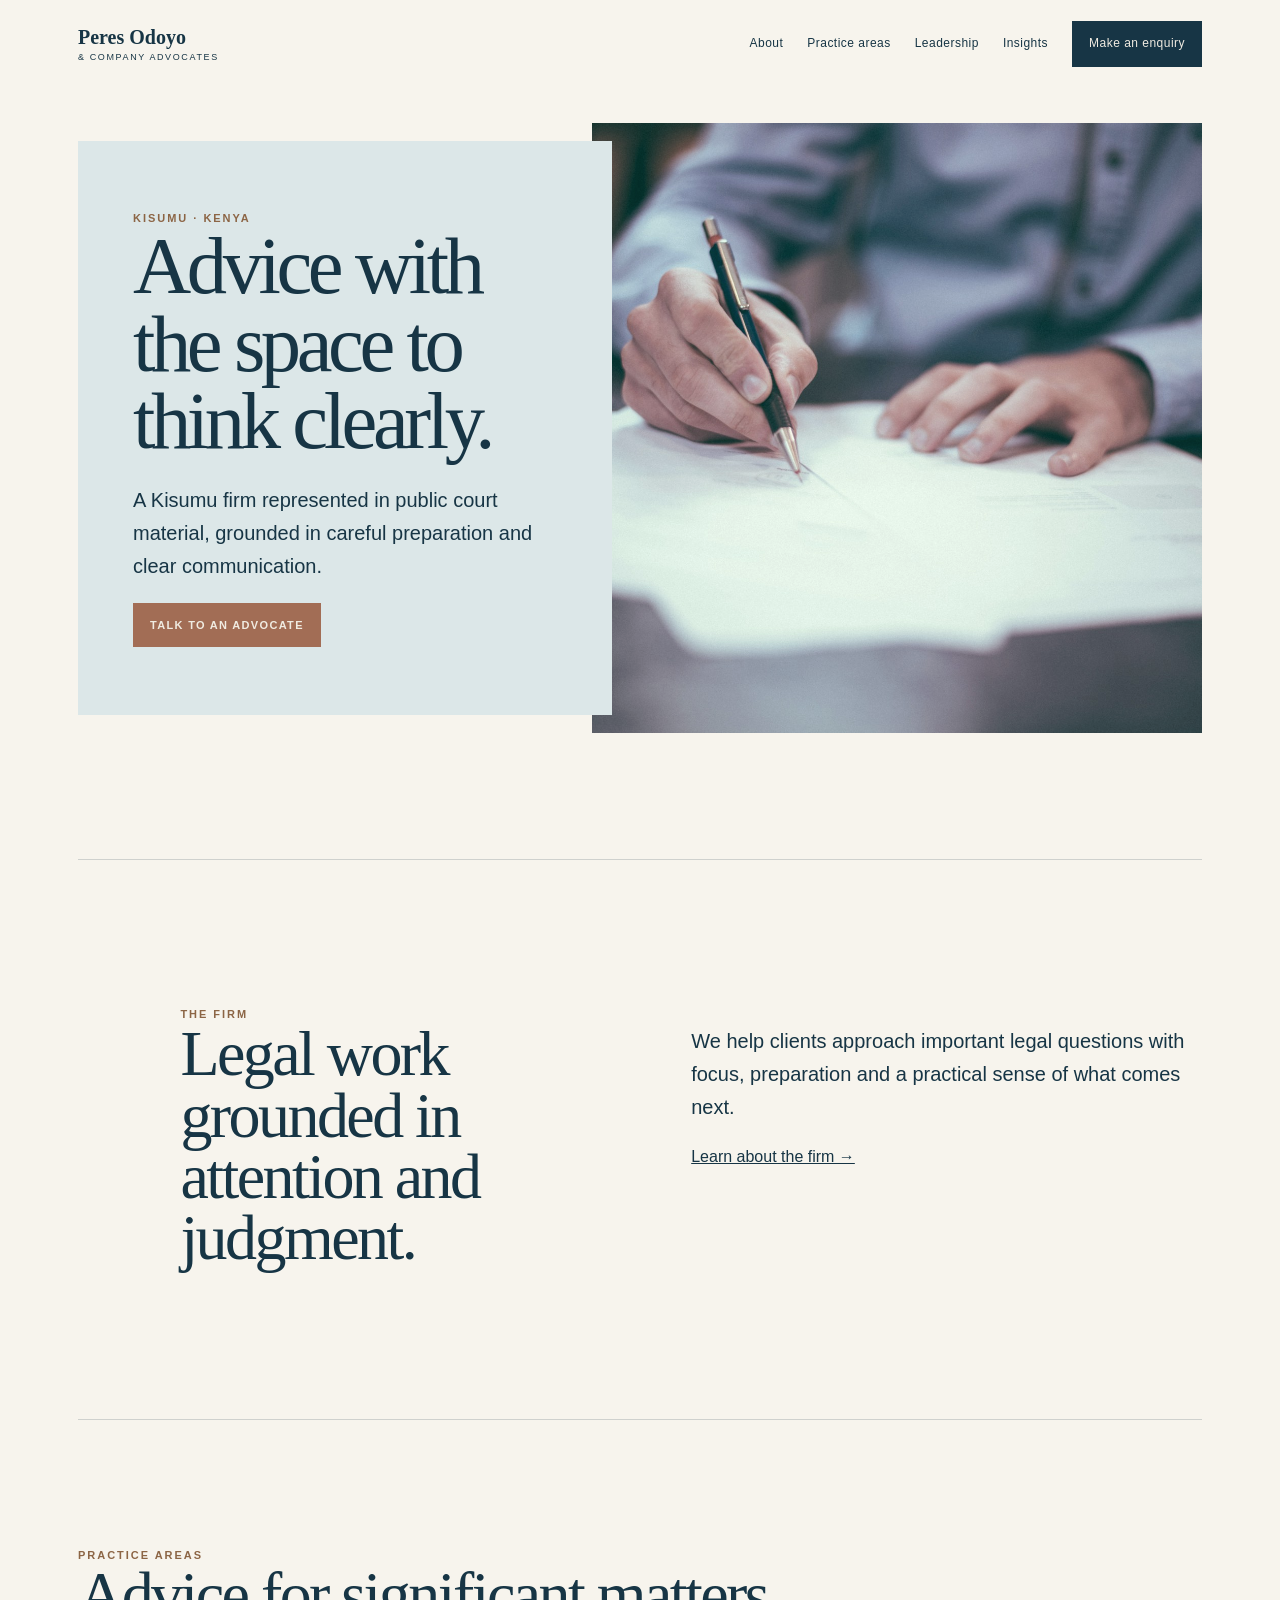
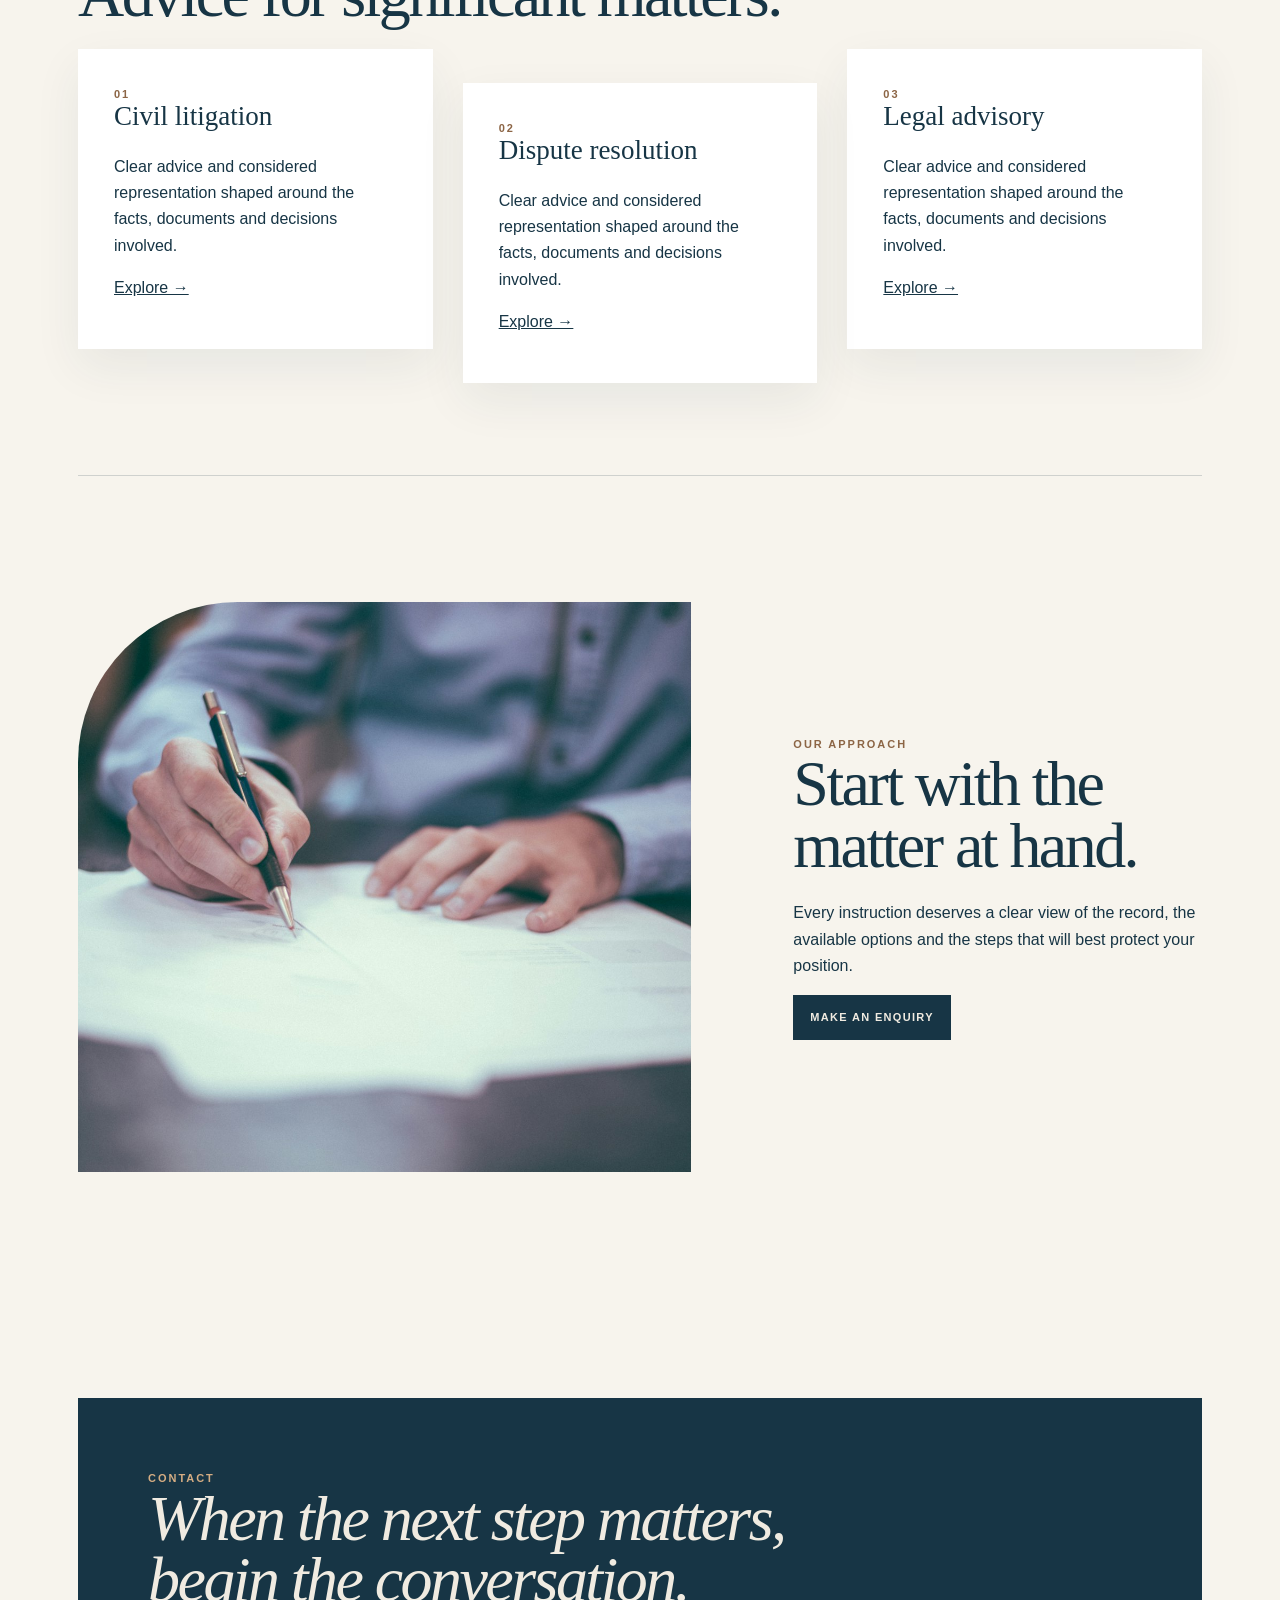
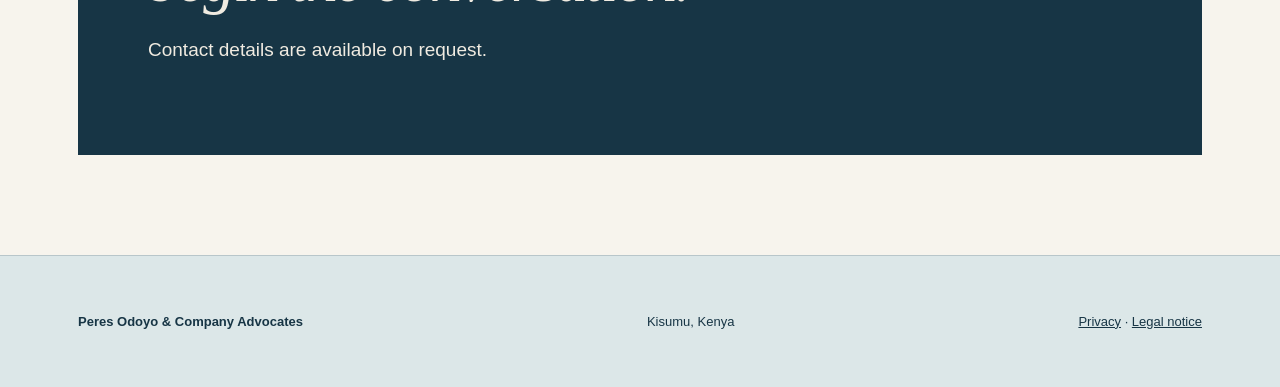
<file: index.html>
<!doctype html><html lang="en"><head><meta charset="utf-8"><meta name="viewport" content="width=device-width,initial-scale=1"><title>Peres Odoyo & Company Advocates</title><meta name="description" content="Peres Odoyo & Company Advocates — legal counsel in Kisumu, Kenya."><link rel="canonical" href="https://peres-odoyo-advocates.vercel.app/"><meta property="og:title" content="Peres Odoyo & Company Advocates"><meta property="og:description" content="Peres Odoyo & Company Advocates — legal counsel in Kisumu, Kenya."><meta property="og:image" content="https://peres-odoyo-advocates.vercel.app/assets/hero.jpg"><meta name="twitter:card" content="summary_large_image"><link rel="manifest" href="/manifest.webmanifest"><link rel="preload" as="image" href="/assets/hero.jpg"><style>:root{--ink:#173545;--paper:#f0ebe1;--accent:#b47d4b;--line:color-mix(in srgb,var(--ink) 18%,transparent)}*{box-sizing:border-box}html{scroll-behavior:smooth}body{margin:0;background:var(--paper);color:var(--ink);font:16px/1.65 Arial,sans-serif}a{color:inherit}header,main,footer{max-width:1220px;margin:auto;padding-inline:clamp(20px,4vw,48px)}header{height:88px;display:flex;align-items:center;justify-content:space-between;border-bottom:1px solid var(--line)}.logo{text-decoration:none;font:600 20px/1 Georgia,serif}.logo small{display:block;font:9px Arial;letter-spacing:.18em;margin-top:5px}nav{display:flex;align-items:center;gap:24px;font-size:12px;letter-spacing:.04em}nav a{text-decoration:none}.navcta,.button{background:var(--ink);color:var(--paper);padding:13px 17px}.menu{display:none}section{padding:clamp(68px,10vw,126px) 0;border-top:1px solid var(--line)}.hero{border:0;padding-top:50px;display:grid;grid-template-columns:1.05fr .95fr;gap:clamp(32px,7vw,90px);align-items:end;min-height:640px}.kicker{font-size:11px;font-weight:700;letter-spacing:.18em;text-transform:uppercase;color:#8c6545}h1,h2,h3{font-family:Georgia,serif;font-weight:500;line-height:.96;margin:0 0 24px}h1{font-size:clamp(54px,7.6vw,106px);letter-spacing:-.055em}h2{font-size:clamp(38px,5vw,66px);letter-spacing:-.04em}.hero p,.intro{font-size:20px;max-width:570px}.heroimg{width:100%;height:510px;object-fit:cover;display:block;filter:saturate(.8) contrast(1.03)}.button{display:inline-block;text-decoration:none;font-size:11px;letter-spacing:.12em;text-transform:uppercase;font-weight:bold}.twocol{display:grid;grid-template-columns:1fr 1fr;gap:clamp(35px,8vw,110px)}.cards{display:grid;grid-template-columns:repeat(3,1fr);border:1px solid var(--line)}.card{padding:28px;border-right:1px solid var(--line);min-height:250px}.card:last-child{border:0}.card h3{font-size:27px}.wideimage{width:100%;height:390px;object-fit:cover}.band{background:var(--ink);color:var(--paper);padding:clamp(36px,6vw,70px)}.band h2{max-width:700px}.details{font-size:19px}.legal{font-size:14px;max-width:760px;color:color-mix(in srgb,var(--ink) 74%,transparent)}footer{padding-block:55px;font-size:13px;border-top:1px solid var(--line)}footer div{display:flex;justify-content:space-between;gap:20px;flex-wrap:wrap}.pagehero{padding:110px 0 72px}.list{padding:0;margin:35px 0;list-style:none;border-top:1px solid var(--line)}.list li{padding:25px 0;border-bottom:1px solid var(--line);display:grid;grid-template-columns:1fr 2fr;gap:30px}.list b{font:500 30px Georgia,serif}@media(max-width:760px){header{height:76px}nav{display:none}.menu{display:block;border:0;background:none;color:var(--ink);font:12px Arial;letter-spacing:.1em;text-transform:uppercase}.hero,.twocol{grid-template-columns:1fr}.hero{min-height:auto;padding-top:60px}.heroimg{height:350px}.cards{grid-template-columns:1fr}.card{border-right:0;border-bottom:1px solid var(--line);min-height:0}.card:last-child{border-bottom:0}.list li{grid-template-columns:1fr;gap:9px}section{padding:70px 0}}@media(prefers-reduced-motion:reduce){html{scroll-behavior:auto}}</style><link rel="stylesheet" href="/assets/brand.css"><script type="application/ld+json">{"@context":"https://schema.org","@type":"LegalService","name":"Peres Odoyo & Company Advocates","address":{"@type":"PostalAddress","addressLocality":"Kisumu","addressCountry":"KE"}}</script></head><body><header><a class="logo" href="/">Peres Odoyo<small>& COMPANY ADVOCATES</small></a><button class="menu" aria-label="Open navigation">Menu</button><nav><a href="/about.html">About</a><a href="/practice-areas.html">Practice areas</a><a href="/about.html#leadership">Leadership</a><a href="/insights.html">Insights</a><a href="/contact.html" class="navcta">Make an enquiry</a></nav></header><main><section class="hero"><div><div class="kicker">Kisumu · Kenya</div><h1>Advice with the space to think clearly.</h1><p>A Kisumu firm represented in public court material, grounded in careful preparation and clear communication.</p><a class="button" href="/contact.html">Talk to an advocate</a></div><img class="heroimg" src="/assets/hero.jpg" alt="Quiet document preparation"></section><section class="twocol"><div><div class="kicker">The firm</div><h2>Legal work grounded in attention and judgment.</h2></div><div><p class="intro">We help clients approach important legal questions with focus, preparation and a practical sense of what comes next.</p><a href="/about.html">Learn about the firm →</a></div></section><section><div class="kicker">Practice areas</div><h2>Advice for significant matters.</h2><div class="cards"><article class="card"><div class="kicker">01</div><h3>Civil litigation</h3><p>Clear advice and considered representation shaped around the facts, documents and decisions involved.</p><a href="/practice-areas.html">Explore →</a></article><article class="card"><div class="kicker">02</div><h3>Dispute resolution</h3><p>Clear advice and considered representation shaped around the facts, documents and decisions involved.</p><a href="/practice-areas.html">Explore →</a></article><article class="card"><div class="kicker">03</div><h3>Legal advisory</h3><p>Clear advice and considered representation shaped around the facts, documents and decisions involved.</p><a href="/practice-areas.html">Explore →</a></article></div></section><section class="twocol"><img class="wideimage" src="/assets/editorial.jpg" alt="Professional documents and workspace"><div><div class="kicker">Our approach</div><h2>Start with the matter at hand.</h2><p>Every instruction deserves a clear view of the record, the available options and the steps that will best protect your position.</p><a class="button" href="/contact.html">Make an enquiry</a></div></section><section class="band"><div class="kicker" style="color:#d5ad83">Contact</div><h2>When the next step matters, begin the conversation.</h2><p class="details">Contact details are available on request.</p></section></main><footer><div><strong>Peres Odoyo & Company Advocates</strong><span>Kisumu, Kenya</span><span><a href="/privacy.html">Privacy</a> · <a href="/terms.html">Legal notice</a></span></div></footer><script src="/assets/site.js"></script></body></html>
</file>
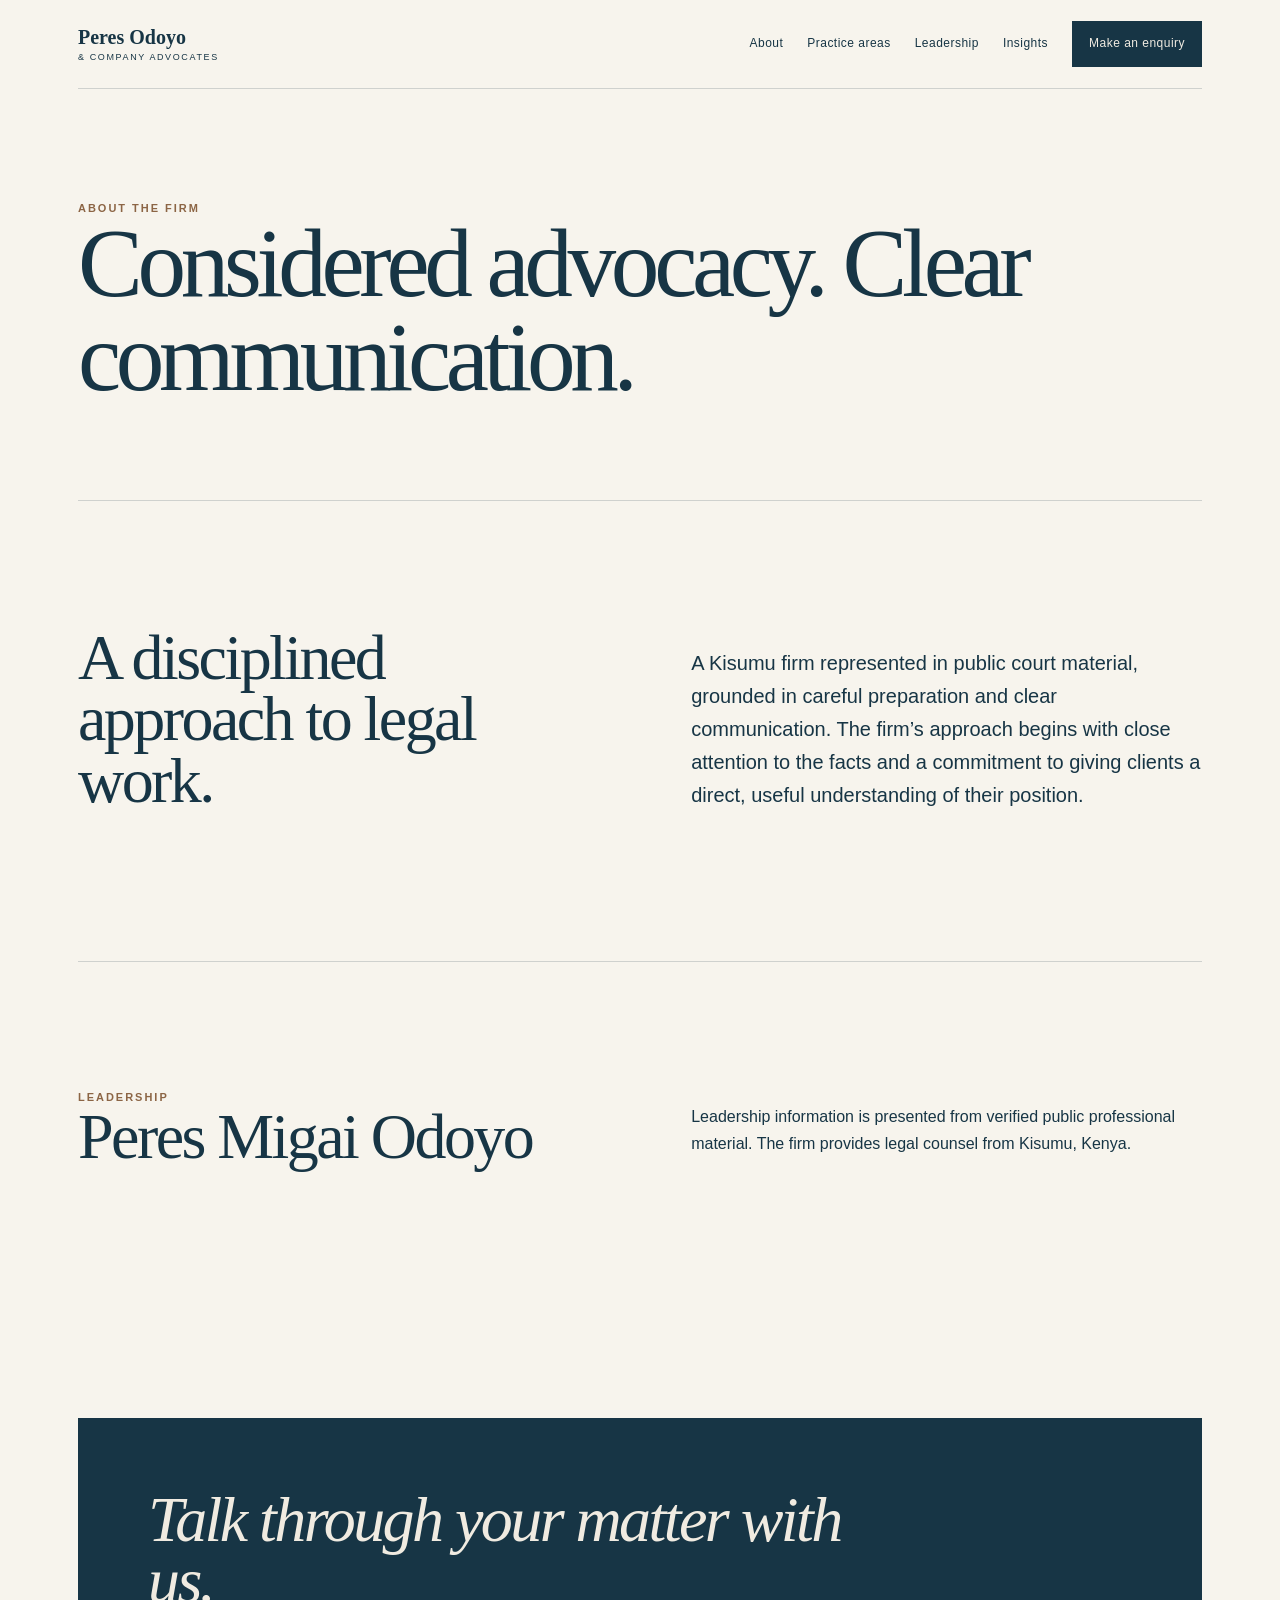
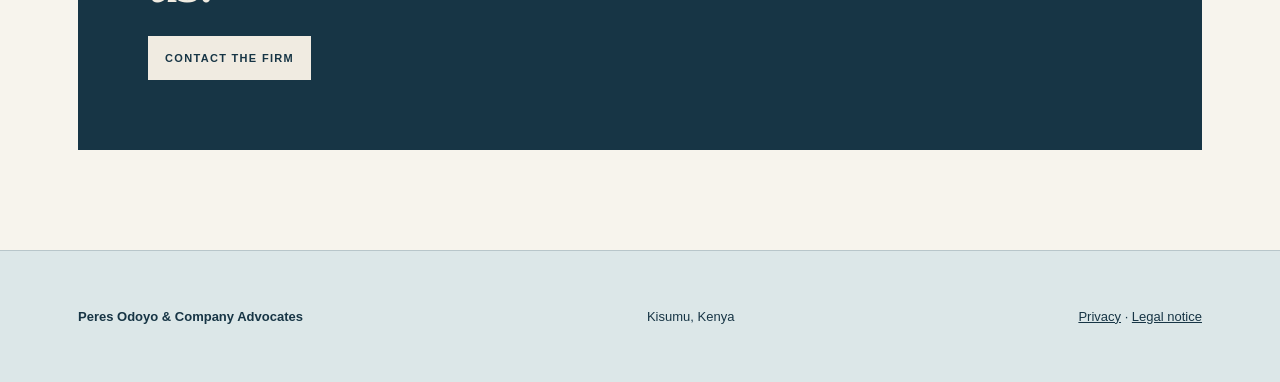
<file: about.html>
<!doctype html><html lang="en"><head><meta charset="utf-8"><meta name="viewport" content="width=device-width,initial-scale=1"><title>About | Peres Odoyo & Company Advocates</title><meta name="description" content="Learn about Peres Odoyo & Company Advocates in Kisumu."><link rel="canonical" href="https://peres-odoyo-advocates.vercel.app/about.html"><meta property="og:title" content="About | Peres Odoyo & Company Advocates"><meta property="og:description" content="Learn about Peres Odoyo & Company Advocates in Kisumu."><meta property="og:image" content="https://peres-odoyo-advocates.vercel.app/assets/hero.jpg"><meta name="twitter:card" content="summary_large_image"><link rel="manifest" href="/manifest.webmanifest"><link rel="preload" as="image" href="/assets/hero.jpg"><style>:root{--ink:#173545;--paper:#f0ebe1;--accent:#b47d4b;--line:color-mix(in srgb,var(--ink) 18%,transparent)}*{box-sizing:border-box}html{scroll-behavior:smooth}body{margin:0;background:var(--paper);color:var(--ink);font:16px/1.65 Arial,sans-serif}a{color:inherit}header,main,footer{max-width:1220px;margin:auto;padding-inline:clamp(20px,4vw,48px)}header{height:88px;display:flex;align-items:center;justify-content:space-between;border-bottom:1px solid var(--line)}.logo{text-decoration:none;font:600 20px/1 Georgia,serif}.logo small{display:block;font:9px Arial;letter-spacing:.18em;margin-top:5px}nav{display:flex;align-items:center;gap:24px;font-size:12px;letter-spacing:.04em}nav a{text-decoration:none}.navcta,.button{background:var(--ink);color:var(--paper);padding:13px 17px}.menu{display:none}section{padding:clamp(68px,10vw,126px) 0;border-top:1px solid var(--line)}.hero{border:0;padding-top:50px;display:grid;grid-template-columns:1.05fr .95fr;gap:clamp(32px,7vw,90px);align-items:end;min-height:640px}.kicker{font-size:11px;font-weight:700;letter-spacing:.18em;text-transform:uppercase;color:#8c6545}h1,h2,h3{font-family:Georgia,serif;font-weight:500;line-height:.96;margin:0 0 24px}h1{font-size:clamp(54px,7.6vw,106px);letter-spacing:-.055em}h2{font-size:clamp(38px,5vw,66px);letter-spacing:-.04em}.hero p,.intro{font-size:20px;max-width:570px}.heroimg{width:100%;height:510px;object-fit:cover;display:block;filter:saturate(.8) contrast(1.03)}.button{display:inline-block;text-decoration:none;font-size:11px;letter-spacing:.12em;text-transform:uppercase;font-weight:bold}.twocol{display:grid;grid-template-columns:1fr 1fr;gap:clamp(35px,8vw,110px)}.cards{display:grid;grid-template-columns:repeat(3,1fr);border:1px solid var(--line)}.card{padding:28px;border-right:1px solid var(--line);min-height:250px}.card:last-child{border:0}.card h3{font-size:27px}.wideimage{width:100%;height:390px;object-fit:cover}.band{background:var(--ink);color:var(--paper);padding:clamp(36px,6vw,70px)}.band h2{max-width:700px}.details{font-size:19px}.legal{font-size:14px;max-width:760px;color:color-mix(in srgb,var(--ink) 74%,transparent)}footer{padding-block:55px;font-size:13px;border-top:1px solid var(--line)}footer div{display:flex;justify-content:space-between;gap:20px;flex-wrap:wrap}.pagehero{padding:110px 0 72px}.list{padding:0;margin:35px 0;list-style:none;border-top:1px solid var(--line)}.list li{padding:25px 0;border-bottom:1px solid var(--line);display:grid;grid-template-columns:1fr 2fr;gap:30px}.list b{font:500 30px Georgia,serif}@media(max-width:760px){header{height:76px}nav{display:none}.menu{display:block;border:0;background:none;color:var(--ink);font:12px Arial;letter-spacing:.1em;text-transform:uppercase}.hero,.twocol{grid-template-columns:1fr}.hero{min-height:auto;padding-top:60px}.heroimg{height:350px}.cards{grid-template-columns:1fr}.card{border-right:0;border-bottom:1px solid var(--line);min-height:0}.card:last-child{border-bottom:0}.list li{grid-template-columns:1fr;gap:9px}section{padding:70px 0}}@media(prefers-reduced-motion:reduce){html{scroll-behavior:auto}}</style><link rel="stylesheet" href="/assets/brand.css"><script type="application/ld+json">{"@context":"https://schema.org","@type":"LegalService","name":"Peres Odoyo & Company Advocates","address":{"@type":"PostalAddress","addressLocality":"Kisumu","addressCountry":"KE"}}</script></head><body><header><a class="logo" href="/">Peres Odoyo<small>& COMPANY ADVOCATES</small></a><button class="menu" aria-label="Open navigation">Menu</button><nav><a href="/about.html">About</a><a href="/practice-areas.html">Practice areas</a><a href="/about.html#leadership">Leadership</a><a href="/insights.html">Insights</a><a href="/contact.html" class="navcta">Make an enquiry</a></nav></header><main><section class="pagehero"><div class="kicker">About the firm</div><h1>Considered advocacy. Clear communication.</h1></section><section class="twocol"><div><h2>A disciplined approach to legal work.</h2></div><div><p class="intro">A Kisumu firm represented in public court material, grounded in careful preparation and clear communication. The firm’s approach begins with close attention to the facts and a commitment to giving clients a direct, useful understanding of their position.</p></div></section><section id="leadership" class="twocol"><div><div class="kicker">Leadership</div><h2>Peres Migai Odoyo</h2></div><div><p>Leadership information is presented from verified public professional material. The firm provides legal counsel from Kisumu, Kenya.</p></div></section><section class="band"><h2>Talk through your matter with us.</h2><a class="button" style="background:var(--paper);color:var(--ink)" href="/contact.html">Contact the firm</a></section></main><footer><div><strong>Peres Odoyo & Company Advocates</strong><span>Kisumu, Kenya</span><span><a href="/privacy.html">Privacy</a> · <a href="/terms.html">Legal notice</a></span></div></footer><script src="/assets/site.js"></script></body></html>
</file>
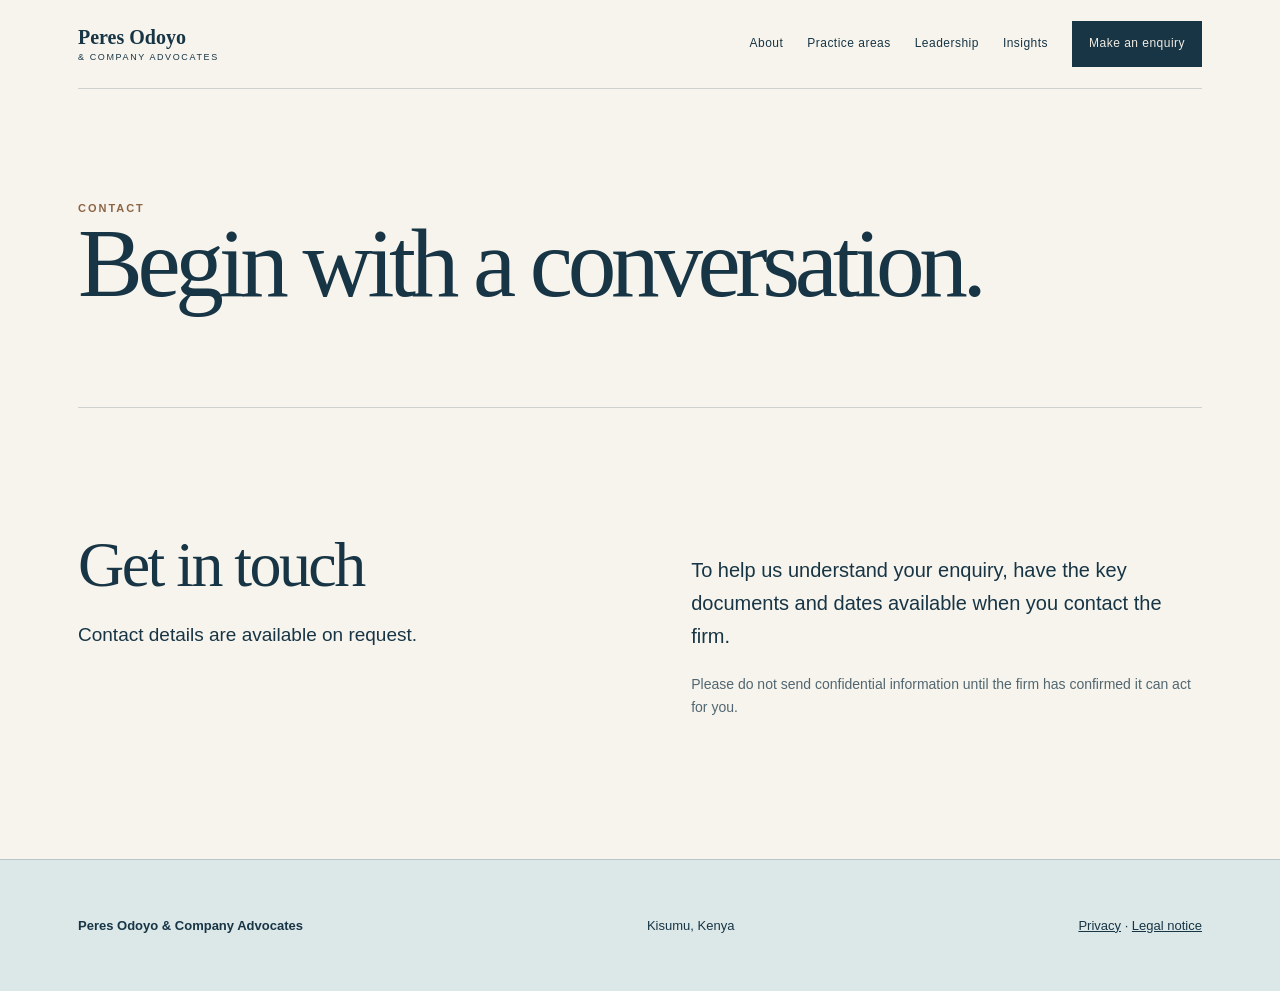
<file: contact.html>
<!doctype html><html lang="en"><head><meta charset="utf-8"><meta name="viewport" content="width=device-width,initial-scale=1"><title>Contact | Peres Odoyo & Company Advocates</title><meta name="description" content="Contact Peres Odoyo & Company Advocates in Kisumu, Kenya."><link rel="canonical" href="https://peres-odoyo-advocates.vercel.app/contact.html"><meta property="og:title" content="Contact | Peres Odoyo & Company Advocates"><meta property="og:description" content="Contact Peres Odoyo & Company Advocates in Kisumu, Kenya."><meta property="og:image" content="https://peres-odoyo-advocates.vercel.app/assets/hero.jpg"><meta name="twitter:card" content="summary_large_image"><link rel="manifest" href="/manifest.webmanifest"><link rel="preload" as="image" href="/assets/hero.jpg"><style>:root{--ink:#173545;--paper:#f0ebe1;--accent:#b47d4b;--line:color-mix(in srgb,var(--ink) 18%,transparent)}*{box-sizing:border-box}html{scroll-behavior:smooth}body{margin:0;background:var(--paper);color:var(--ink);font:16px/1.65 Arial,sans-serif}a{color:inherit}header,main,footer{max-width:1220px;margin:auto;padding-inline:clamp(20px,4vw,48px)}header{height:88px;display:flex;align-items:center;justify-content:space-between;border-bottom:1px solid var(--line)}.logo{text-decoration:none;font:600 20px/1 Georgia,serif}.logo small{display:block;font:9px Arial;letter-spacing:.18em;margin-top:5px}nav{display:flex;align-items:center;gap:24px;font-size:12px;letter-spacing:.04em}nav a{text-decoration:none}.navcta,.button{background:var(--ink);color:var(--paper);padding:13px 17px}.menu{display:none}section{padding:clamp(68px,10vw,126px) 0;border-top:1px solid var(--line)}.hero{border:0;padding-top:50px;display:grid;grid-template-columns:1.05fr .95fr;gap:clamp(32px,7vw,90px);align-items:end;min-height:640px}.kicker{font-size:11px;font-weight:700;letter-spacing:.18em;text-transform:uppercase;color:#8c6545}h1,h2,h3{font-family:Georgia,serif;font-weight:500;line-height:.96;margin:0 0 24px}h1{font-size:clamp(54px,7.6vw,106px);letter-spacing:-.055em}h2{font-size:clamp(38px,5vw,66px);letter-spacing:-.04em}.hero p,.intro{font-size:20px;max-width:570px}.heroimg{width:100%;height:510px;object-fit:cover;display:block;filter:saturate(.8) contrast(1.03)}.button{display:inline-block;text-decoration:none;font-size:11px;letter-spacing:.12em;text-transform:uppercase;font-weight:bold}.twocol{display:grid;grid-template-columns:1fr 1fr;gap:clamp(35px,8vw,110px)}.cards{display:grid;grid-template-columns:repeat(3,1fr);border:1px solid var(--line)}.card{padding:28px;border-right:1px solid var(--line);min-height:250px}.card:last-child{border:0}.card h3{font-size:27px}.wideimage{width:100%;height:390px;object-fit:cover}.band{background:var(--ink);color:var(--paper);padding:clamp(36px,6vw,70px)}.band h2{max-width:700px}.details{font-size:19px}.legal{font-size:14px;max-width:760px;color:color-mix(in srgb,var(--ink) 74%,transparent)}footer{padding-block:55px;font-size:13px;border-top:1px solid var(--line)}footer div{display:flex;justify-content:space-between;gap:20px;flex-wrap:wrap}.pagehero{padding:110px 0 72px}.list{padding:0;margin:35px 0;list-style:none;border-top:1px solid var(--line)}.list li{padding:25px 0;border-bottom:1px solid var(--line);display:grid;grid-template-columns:1fr 2fr;gap:30px}.list b{font:500 30px Georgia,serif}@media(max-width:760px){header{height:76px}nav{display:none}.menu{display:block;border:0;background:none;color:var(--ink);font:12px Arial;letter-spacing:.1em;text-transform:uppercase}.hero,.twocol{grid-template-columns:1fr}.hero{min-height:auto;padding-top:60px}.heroimg{height:350px}.cards{grid-template-columns:1fr}.card{border-right:0;border-bottom:1px solid var(--line);min-height:0}.card:last-child{border-bottom:0}.list li{grid-template-columns:1fr;gap:9px}section{padding:70px 0}}@media(prefers-reduced-motion:reduce){html{scroll-behavior:auto}}</style><link rel="stylesheet" href="/assets/brand.css"><script type="application/ld+json">{"@context":"https://schema.org","@type":"LegalService","name":"Peres Odoyo & Company Advocates","address":{"@type":"PostalAddress","addressLocality":"Kisumu","addressCountry":"KE"}}</script></head><body><header><a class="logo" href="/">Peres Odoyo<small>& COMPANY ADVOCATES</small></a><button class="menu" aria-label="Open navigation">Menu</button><nav><a href="/about.html">About</a><a href="/practice-areas.html">Practice areas</a><a href="/about.html#leadership">Leadership</a><a href="/insights.html">Insights</a><a href="/contact.html" class="navcta">Make an enquiry</a></nav></header><main><section class="pagehero"><div class="kicker">Contact</div><h1>Begin with a conversation.</h1></section><section class="twocol"><div><h2>Get in touch</h2><p class="details">Contact details are available on request.</p></div><div><p class="intro">To help us understand your enquiry, have the key documents and dates available when you contact the firm.</p><p class="legal">Please do not send confidential information until the firm has confirmed it can act for you.</p></div></section></main><footer><div><strong>Peres Odoyo & Company Advocates</strong><span>Kisumu, Kenya</span><span><a href="/privacy.html">Privacy</a> · <a href="/terms.html">Legal notice</a></span></div></footer><script src="/assets/site.js"></script></body></html>
</file>
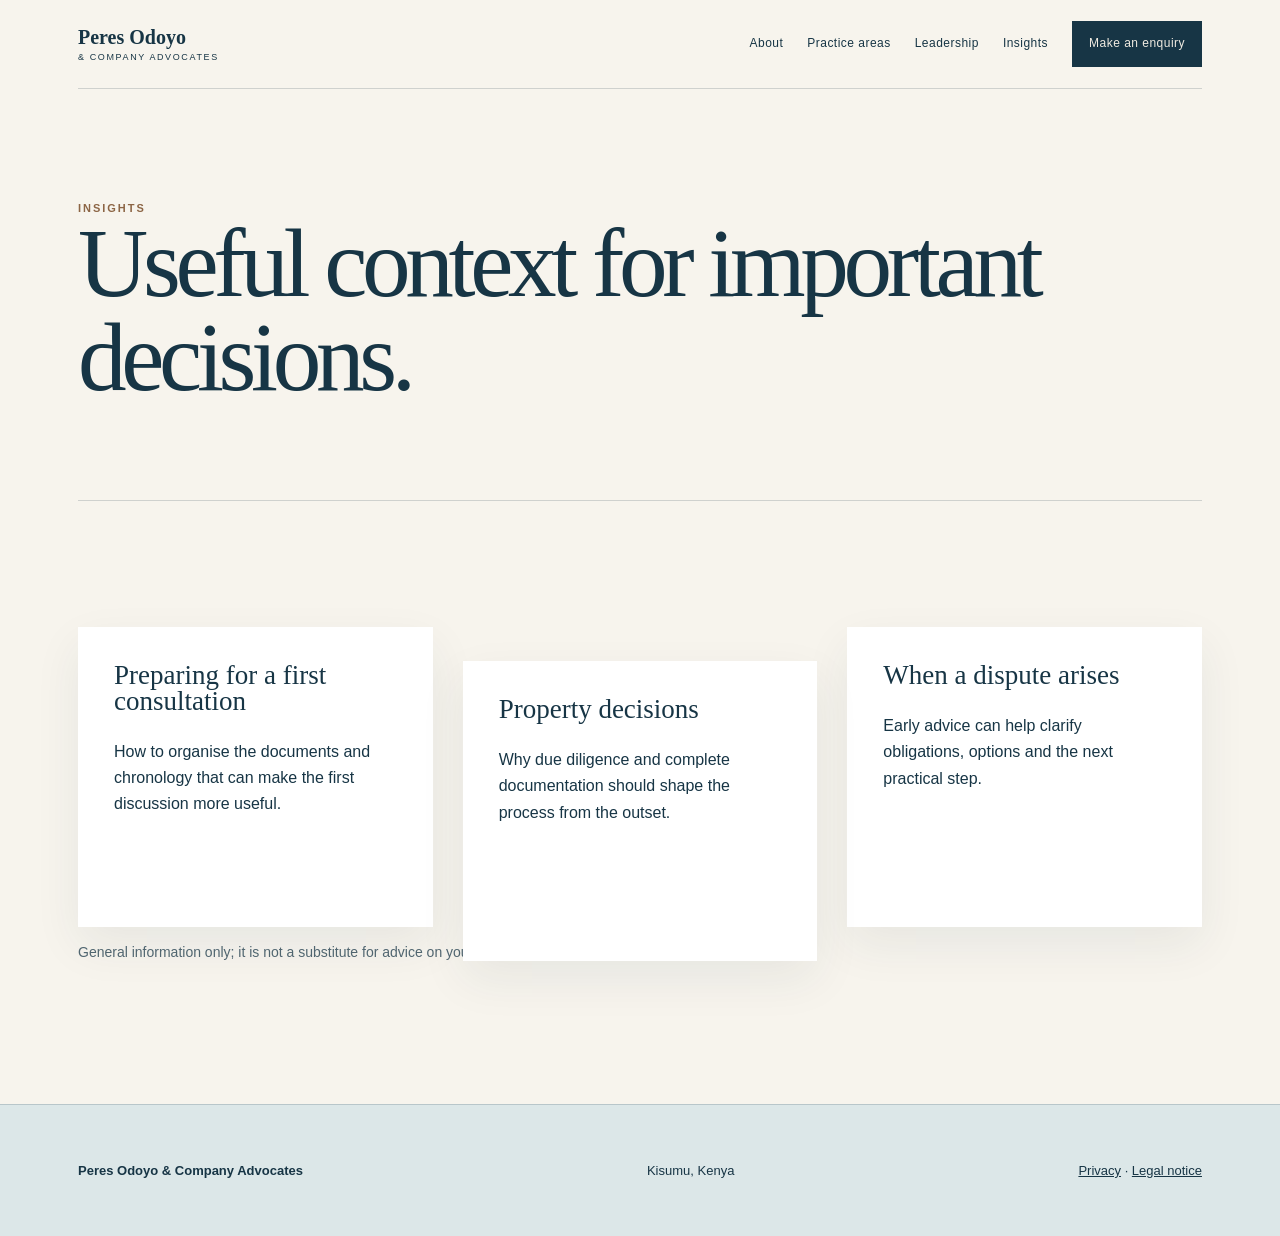
<file: insights.html>
<!doctype html><html lang="en"><head><meta charset="utf-8"><meta name="viewport" content="width=device-width,initial-scale=1"><title>Insights | Peres Odoyo & Company Advocates</title><meta name="description" content="Legal resources from Peres Odoyo & Company Advocates."><link rel="canonical" href="https://peres-odoyo-advocates.vercel.app/insights.html"><meta property="og:title" content="Insights | Peres Odoyo & Company Advocates"><meta property="og:description" content="Legal resources from Peres Odoyo & Company Advocates."><meta property="og:image" content="https://peres-odoyo-advocates.vercel.app/assets/hero.jpg"><meta name="twitter:card" content="summary_large_image"><link rel="manifest" href="/manifest.webmanifest"><link rel="preload" as="image" href="/assets/hero.jpg"><style>:root{--ink:#173545;--paper:#f0ebe1;--accent:#b47d4b;--line:color-mix(in srgb,var(--ink) 18%,transparent)}*{box-sizing:border-box}html{scroll-behavior:smooth}body{margin:0;background:var(--paper);color:var(--ink);font:16px/1.65 Arial,sans-serif}a{color:inherit}header,main,footer{max-width:1220px;margin:auto;padding-inline:clamp(20px,4vw,48px)}header{height:88px;display:flex;align-items:center;justify-content:space-between;border-bottom:1px solid var(--line)}.logo{text-decoration:none;font:600 20px/1 Georgia,serif}.logo small{display:block;font:9px Arial;letter-spacing:.18em;margin-top:5px}nav{display:flex;align-items:center;gap:24px;font-size:12px;letter-spacing:.04em}nav a{text-decoration:none}.navcta,.button{background:var(--ink);color:var(--paper);padding:13px 17px}.menu{display:none}section{padding:clamp(68px,10vw,126px) 0;border-top:1px solid var(--line)}.hero{border:0;padding-top:50px;display:grid;grid-template-columns:1.05fr .95fr;gap:clamp(32px,7vw,90px);align-items:end;min-height:640px}.kicker{font-size:11px;font-weight:700;letter-spacing:.18em;text-transform:uppercase;color:#8c6545}h1,h2,h3{font-family:Georgia,serif;font-weight:500;line-height:.96;margin:0 0 24px}h1{font-size:clamp(54px,7.6vw,106px);letter-spacing:-.055em}h2{font-size:clamp(38px,5vw,66px);letter-spacing:-.04em}.hero p,.intro{font-size:20px;max-width:570px}.heroimg{width:100%;height:510px;object-fit:cover;display:block;filter:saturate(.8) contrast(1.03)}.button{display:inline-block;text-decoration:none;font-size:11px;letter-spacing:.12em;text-transform:uppercase;font-weight:bold}.twocol{display:grid;grid-template-columns:1fr 1fr;gap:clamp(35px,8vw,110px)}.cards{display:grid;grid-template-columns:repeat(3,1fr);border:1px solid var(--line)}.card{padding:28px;border-right:1px solid var(--line);min-height:250px}.card:last-child{border:0}.card h3{font-size:27px}.wideimage{width:100%;height:390px;object-fit:cover}.band{background:var(--ink);color:var(--paper);padding:clamp(36px,6vw,70px)}.band h2{max-width:700px}.details{font-size:19px}.legal{font-size:14px;max-width:760px;color:color-mix(in srgb,var(--ink) 74%,transparent)}footer{padding-block:55px;font-size:13px;border-top:1px solid var(--line)}footer div{display:flex;justify-content:space-between;gap:20px;flex-wrap:wrap}.pagehero{padding:110px 0 72px}.list{padding:0;margin:35px 0;list-style:none;border-top:1px solid var(--line)}.list li{padding:25px 0;border-bottom:1px solid var(--line);display:grid;grid-template-columns:1fr 2fr;gap:30px}.list b{font:500 30px Georgia,serif}@media(max-width:760px){header{height:76px}nav{display:none}.menu{display:block;border:0;background:none;color:var(--ink);font:12px Arial;letter-spacing:.1em;text-transform:uppercase}.hero,.twocol{grid-template-columns:1fr}.hero{min-height:auto;padding-top:60px}.heroimg{height:350px}.cards{grid-template-columns:1fr}.card{border-right:0;border-bottom:1px solid var(--line);min-height:0}.card:last-child{border-bottom:0}.list li{grid-template-columns:1fr;gap:9px}section{padding:70px 0}}@media(prefers-reduced-motion:reduce){html{scroll-behavior:auto}}</style><link rel="stylesheet" href="/assets/brand.css"><script type="application/ld+json">{"@context":"https://schema.org","@type":"LegalService","name":"Peres Odoyo & Company Advocates","address":{"@type":"PostalAddress","addressLocality":"Kisumu","addressCountry":"KE"}}</script></head><body><header><a class="logo" href="/">Peres Odoyo<small>& COMPANY ADVOCATES</small></a><button class="menu" aria-label="Open navigation">Menu</button><nav><a href="/about.html">About</a><a href="/practice-areas.html">Practice areas</a><a href="/about.html#leadership">Leadership</a><a href="/insights.html">Insights</a><a href="/contact.html" class="navcta">Make an enquiry</a></nav></header><main><section class="pagehero"><div class="kicker">Insights</div><h1>Useful context for important decisions.</h1></section><section><div class="cards"><article class="card"><h3>Preparing for a first consultation</h3><p>How to organise the documents and chronology that can make the first discussion more useful.</p></article><article class="card"><h3>Property decisions</h3><p>Why due diligence and complete documentation should shape the process from the outset.</p></article><article class="card"><h3>When a dispute arises</h3><p>Early advice can help clarify obligations, options and the next practical step.</p></article></div><p class="legal">General information only; it is not a substitute for advice on your individual circumstances.</p></section></main><footer><div><strong>Peres Odoyo & Company Advocates</strong><span>Kisumu, Kenya</span><span><a href="/privacy.html">Privacy</a> · <a href="/terms.html">Legal notice</a></span></div></footer><script src="/assets/site.js"></script></body></html>
</file>
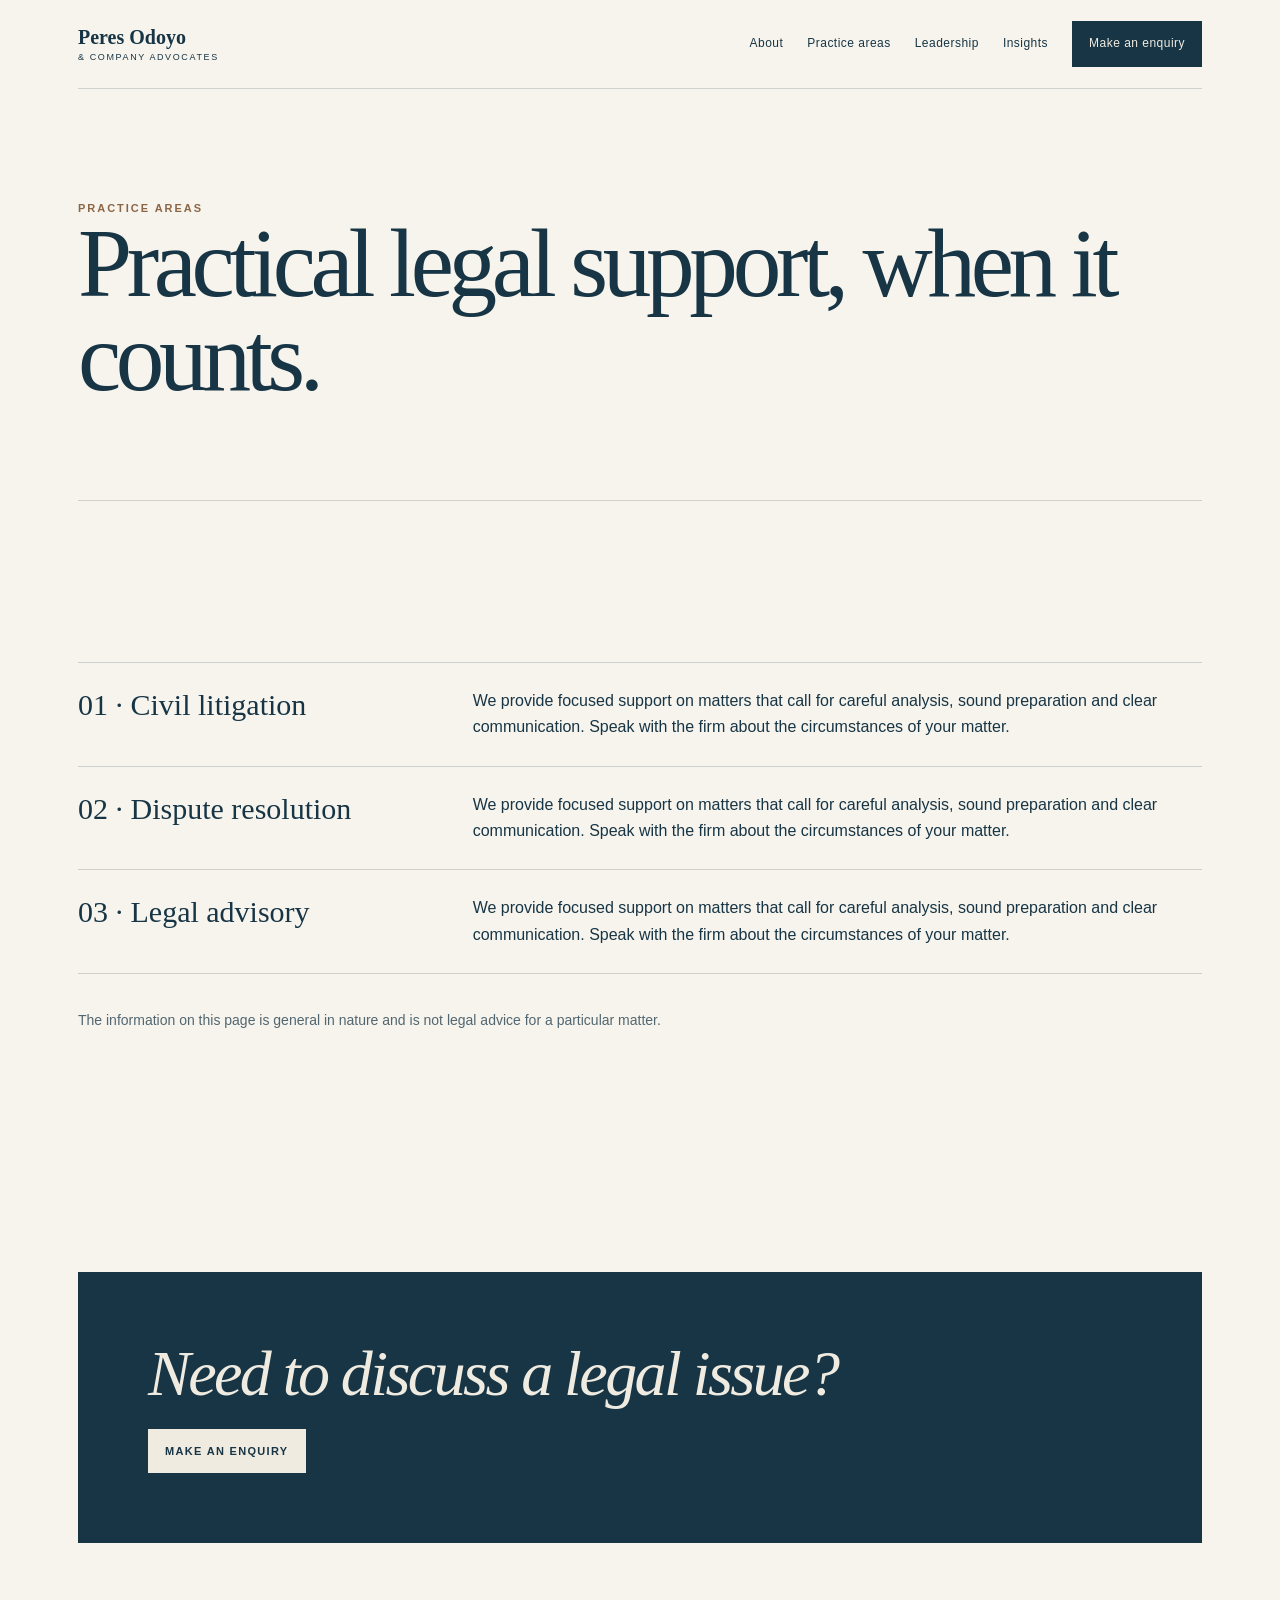
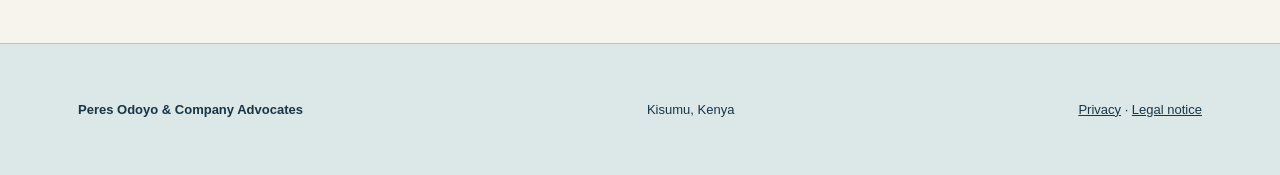
<file: practice-areas.html>
<!doctype html><html lang="en"><head><meta charset="utf-8"><meta name="viewport" content="width=device-width,initial-scale=1"><title>Practice Areas | Peres Odoyo & Company Advocates</title><meta name="description" content="Peres Odoyo & Company Advocates practice areas and legal services in Kisumu."><link rel="canonical" href="https://peres-odoyo-advocates.vercel.app/practice-areas.html"><meta property="og:title" content="Practice Areas | Peres Odoyo & Company Advocates"><meta property="og:description" content="Peres Odoyo & Company Advocates practice areas and legal services in Kisumu."><meta property="og:image" content="https://peres-odoyo-advocates.vercel.app/assets/hero.jpg"><meta name="twitter:card" content="summary_large_image"><link rel="manifest" href="/manifest.webmanifest"><link rel="preload" as="image" href="/assets/hero.jpg"><style>:root{--ink:#173545;--paper:#f0ebe1;--accent:#b47d4b;--line:color-mix(in srgb,var(--ink) 18%,transparent)}*{box-sizing:border-box}html{scroll-behavior:smooth}body{margin:0;background:var(--paper);color:var(--ink);font:16px/1.65 Arial,sans-serif}a{color:inherit}header,main,footer{max-width:1220px;margin:auto;padding-inline:clamp(20px,4vw,48px)}header{height:88px;display:flex;align-items:center;justify-content:space-between;border-bottom:1px solid var(--line)}.logo{text-decoration:none;font:600 20px/1 Georgia,serif}.logo small{display:block;font:9px Arial;letter-spacing:.18em;margin-top:5px}nav{display:flex;align-items:center;gap:24px;font-size:12px;letter-spacing:.04em}nav a{text-decoration:none}.navcta,.button{background:var(--ink);color:var(--paper);padding:13px 17px}.menu{display:none}section{padding:clamp(68px,10vw,126px) 0;border-top:1px solid var(--line)}.hero{border:0;padding-top:50px;display:grid;grid-template-columns:1.05fr .95fr;gap:clamp(32px,7vw,90px);align-items:end;min-height:640px}.kicker{font-size:11px;font-weight:700;letter-spacing:.18em;text-transform:uppercase;color:#8c6545}h1,h2,h3{font-family:Georgia,serif;font-weight:500;line-height:.96;margin:0 0 24px}h1{font-size:clamp(54px,7.6vw,106px);letter-spacing:-.055em}h2{font-size:clamp(38px,5vw,66px);letter-spacing:-.04em}.hero p,.intro{font-size:20px;max-width:570px}.heroimg{width:100%;height:510px;object-fit:cover;display:block;filter:saturate(.8) contrast(1.03)}.button{display:inline-block;text-decoration:none;font-size:11px;letter-spacing:.12em;text-transform:uppercase;font-weight:bold}.twocol{display:grid;grid-template-columns:1fr 1fr;gap:clamp(35px,8vw,110px)}.cards{display:grid;grid-template-columns:repeat(3,1fr);border:1px solid var(--line)}.card{padding:28px;border-right:1px solid var(--line);min-height:250px}.card:last-child{border:0}.card h3{font-size:27px}.wideimage{width:100%;height:390px;object-fit:cover}.band{background:var(--ink);color:var(--paper);padding:clamp(36px,6vw,70px)}.band h2{max-width:700px}.details{font-size:19px}.legal{font-size:14px;max-width:760px;color:color-mix(in srgb,var(--ink) 74%,transparent)}footer{padding-block:55px;font-size:13px;border-top:1px solid var(--line)}footer div{display:flex;justify-content:space-between;gap:20px;flex-wrap:wrap}.pagehero{padding:110px 0 72px}.list{padding:0;margin:35px 0;list-style:none;border-top:1px solid var(--line)}.list li{padding:25px 0;border-bottom:1px solid var(--line);display:grid;grid-template-columns:1fr 2fr;gap:30px}.list b{font:500 30px Georgia,serif}@media(max-width:760px){header{height:76px}nav{display:none}.menu{display:block;border:0;background:none;color:var(--ink);font:12px Arial;letter-spacing:.1em;text-transform:uppercase}.hero,.twocol{grid-template-columns:1fr}.hero{min-height:auto;padding-top:60px}.heroimg{height:350px}.cards{grid-template-columns:1fr}.card{border-right:0;border-bottom:1px solid var(--line);min-height:0}.card:last-child{border-bottom:0}.list li{grid-template-columns:1fr;gap:9px}section{padding:70px 0}}@media(prefers-reduced-motion:reduce){html{scroll-behavior:auto}}</style><link rel="stylesheet" href="/assets/brand.css"><script type="application/ld+json">{"@context":"https://schema.org","@type":"LegalService","name":"Peres Odoyo & Company Advocates","address":{"@type":"PostalAddress","addressLocality":"Kisumu","addressCountry":"KE"}}</script></head><body><header><a class="logo" href="/">Peres Odoyo<small>& COMPANY ADVOCATES</small></a><button class="menu" aria-label="Open navigation">Menu</button><nav><a href="/about.html">About</a><a href="/practice-areas.html">Practice areas</a><a href="/about.html#leadership">Leadership</a><a href="/insights.html">Insights</a><a href="/contact.html" class="navcta">Make an enquiry</a></nav></header><main><section class="pagehero"><div class="kicker">Practice areas</div><h1>Practical legal support, when it counts.</h1></section><section><ul class="list"><li><b>01 · Civil litigation</b><span>We provide focused support on matters that call for careful analysis, sound preparation and clear communication. Speak with the firm about the circumstances of your matter.</span></li><li><b>02 · Dispute resolution</b><span>We provide focused support on matters that call for careful analysis, sound preparation and clear communication. Speak with the firm about the circumstances of your matter.</span></li><li><b>03 · Legal advisory</b><span>We provide focused support on matters that call for careful analysis, sound preparation and clear communication. Speak with the firm about the circumstances of your matter.</span></li></ul><p class="legal">The information on this page is general in nature and is not legal advice for a particular matter.</p></section><section class="band"><h2>Need to discuss a legal issue?</h2><a class="button" style="background:var(--paper);color:var(--ink)" href="/contact.html">Make an enquiry</a></section></main><footer><div><strong>Peres Odoyo & Company Advocates</strong><span>Kisumu, Kenya</span><span><a href="/privacy.html">Privacy</a> · <a href="/terms.html">Legal notice</a></span></div></footer><script src="/assets/site.js"></script></body></html>
</file>
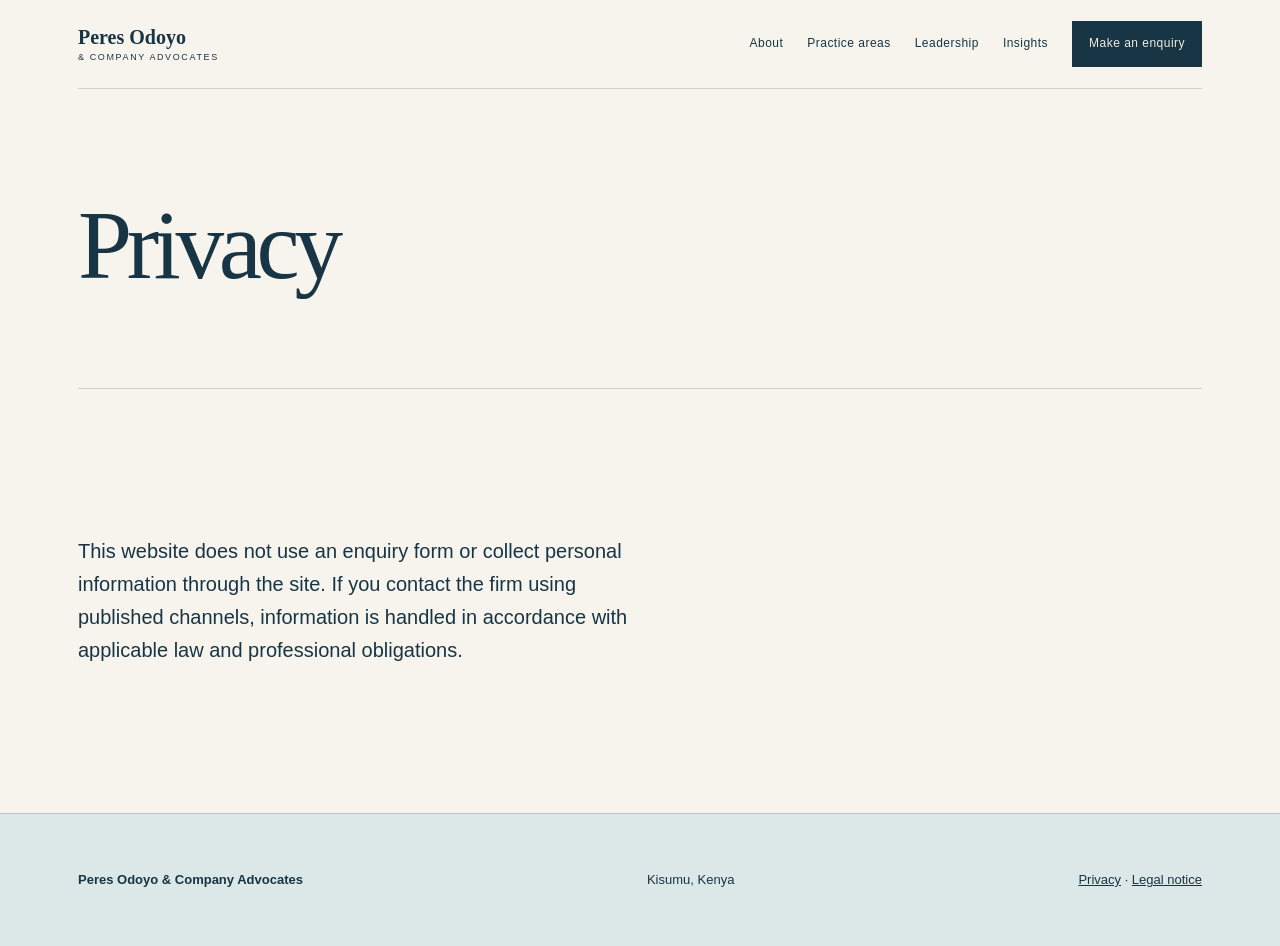
<file: privacy.html>
<!doctype html><html lang="en"><head><meta charset="utf-8"><meta name="viewport" content="width=device-width,initial-scale=1"><title>Privacy | Peres Odoyo & Company Advocates</title><meta name="description" content="privacy information for Peres Odoyo & Company Advocates."><link rel="canonical" href="https://peres-odoyo-advocates.vercel.app/privacy.html"><meta property="og:title" content="Privacy | Peres Odoyo & Company Advocates"><meta property="og:description" content="privacy information for Peres Odoyo & Company Advocates."><meta property="og:image" content="https://peres-odoyo-advocates.vercel.app/assets/hero.jpg"><meta name="twitter:card" content="summary_large_image"><link rel="manifest" href="/manifest.webmanifest"><link rel="preload" as="image" href="/assets/hero.jpg"><style>:root{--ink:#173545;--paper:#f0ebe1;--accent:#b47d4b;--line:color-mix(in srgb,var(--ink) 18%,transparent)}*{box-sizing:border-box}html{scroll-behavior:smooth}body{margin:0;background:var(--paper);color:var(--ink);font:16px/1.65 Arial,sans-serif}a{color:inherit}header,main,footer{max-width:1220px;margin:auto;padding-inline:clamp(20px,4vw,48px)}header{height:88px;display:flex;align-items:center;justify-content:space-between;border-bottom:1px solid var(--line)}.logo{text-decoration:none;font:600 20px/1 Georgia,serif}.logo small{display:block;font:9px Arial;letter-spacing:.18em;margin-top:5px}nav{display:flex;align-items:center;gap:24px;font-size:12px;letter-spacing:.04em}nav a{text-decoration:none}.navcta,.button{background:var(--ink);color:var(--paper);padding:13px 17px}.menu{display:none}section{padding:clamp(68px,10vw,126px) 0;border-top:1px solid var(--line)}.hero{border:0;padding-top:50px;display:grid;grid-template-columns:1.05fr .95fr;gap:clamp(32px,7vw,90px);align-items:end;min-height:640px}.kicker{font-size:11px;font-weight:700;letter-spacing:.18em;text-transform:uppercase;color:#8c6545}h1,h2,h3{font-family:Georgia,serif;font-weight:500;line-height:.96;margin:0 0 24px}h1{font-size:clamp(54px,7.6vw,106px);letter-spacing:-.055em}h2{font-size:clamp(38px,5vw,66px);letter-spacing:-.04em}.hero p,.intro{font-size:20px;max-width:570px}.heroimg{width:100%;height:510px;object-fit:cover;display:block;filter:saturate(.8) contrast(1.03)}.button{display:inline-block;text-decoration:none;font-size:11px;letter-spacing:.12em;text-transform:uppercase;font-weight:bold}.twocol{display:grid;grid-template-columns:1fr 1fr;gap:clamp(35px,8vw,110px)}.cards{display:grid;grid-template-columns:repeat(3,1fr);border:1px solid var(--line)}.card{padding:28px;border-right:1px solid var(--line);min-height:250px}.card:last-child{border:0}.card h3{font-size:27px}.wideimage{width:100%;height:390px;object-fit:cover}.band{background:var(--ink);color:var(--paper);padding:clamp(36px,6vw,70px)}.band h2{max-width:700px}.details{font-size:19px}.legal{font-size:14px;max-width:760px;color:color-mix(in srgb,var(--ink) 74%,transparent)}footer{padding-block:55px;font-size:13px;border-top:1px solid var(--line)}footer div{display:flex;justify-content:space-between;gap:20px;flex-wrap:wrap}.pagehero{padding:110px 0 72px}.list{padding:0;margin:35px 0;list-style:none;border-top:1px solid var(--line)}.list li{padding:25px 0;border-bottom:1px solid var(--line);display:grid;grid-template-columns:1fr 2fr;gap:30px}.list b{font:500 30px Georgia,serif}@media(max-width:760px){header{height:76px}nav{display:none}.menu{display:block;border:0;background:none;color:var(--ink);font:12px Arial;letter-spacing:.1em;text-transform:uppercase}.hero,.twocol{grid-template-columns:1fr}.hero{min-height:auto;padding-top:60px}.heroimg{height:350px}.cards{grid-template-columns:1fr}.card{border-right:0;border-bottom:1px solid var(--line);min-height:0}.card:last-child{border-bottom:0}.list li{grid-template-columns:1fr;gap:9px}section{padding:70px 0}}@media(prefers-reduced-motion:reduce){html{scroll-behavior:auto}}</style><link rel="stylesheet" href="/assets/brand.css"><script type="application/ld+json">{"@context":"https://schema.org","@type":"LegalService","name":"Peres Odoyo & Company Advocates","address":{"@type":"PostalAddress","addressLocality":"Kisumu","addressCountry":"KE"}}</script></head><body><header><a class="logo" href="/">Peres Odoyo<small>& COMPANY ADVOCATES</small></a><button class="menu" aria-label="Open navigation">Menu</button><nav><a href="/about.html">About</a><a href="/practice-areas.html">Practice areas</a><a href="/about.html#leadership">Leadership</a><a href="/insights.html">Insights</a><a href="/contact.html" class="navcta">Make an enquiry</a></nav></header><main><section class="pagehero"><h1>Privacy</h1></section><section><p class="intro">This website does not use an enquiry form or collect personal information through the site. If you contact the firm using published channels, information is handled in accordance with applicable law and professional obligations.</p></section></main><footer><div><strong>Peres Odoyo & Company Advocates</strong><span>Kisumu, Kenya</span><span><a href="/privacy.html">Privacy</a> · <a href="/terms.html">Legal notice</a></span></div></footer><script src="/assets/site.js"></script></body></html>
</file>
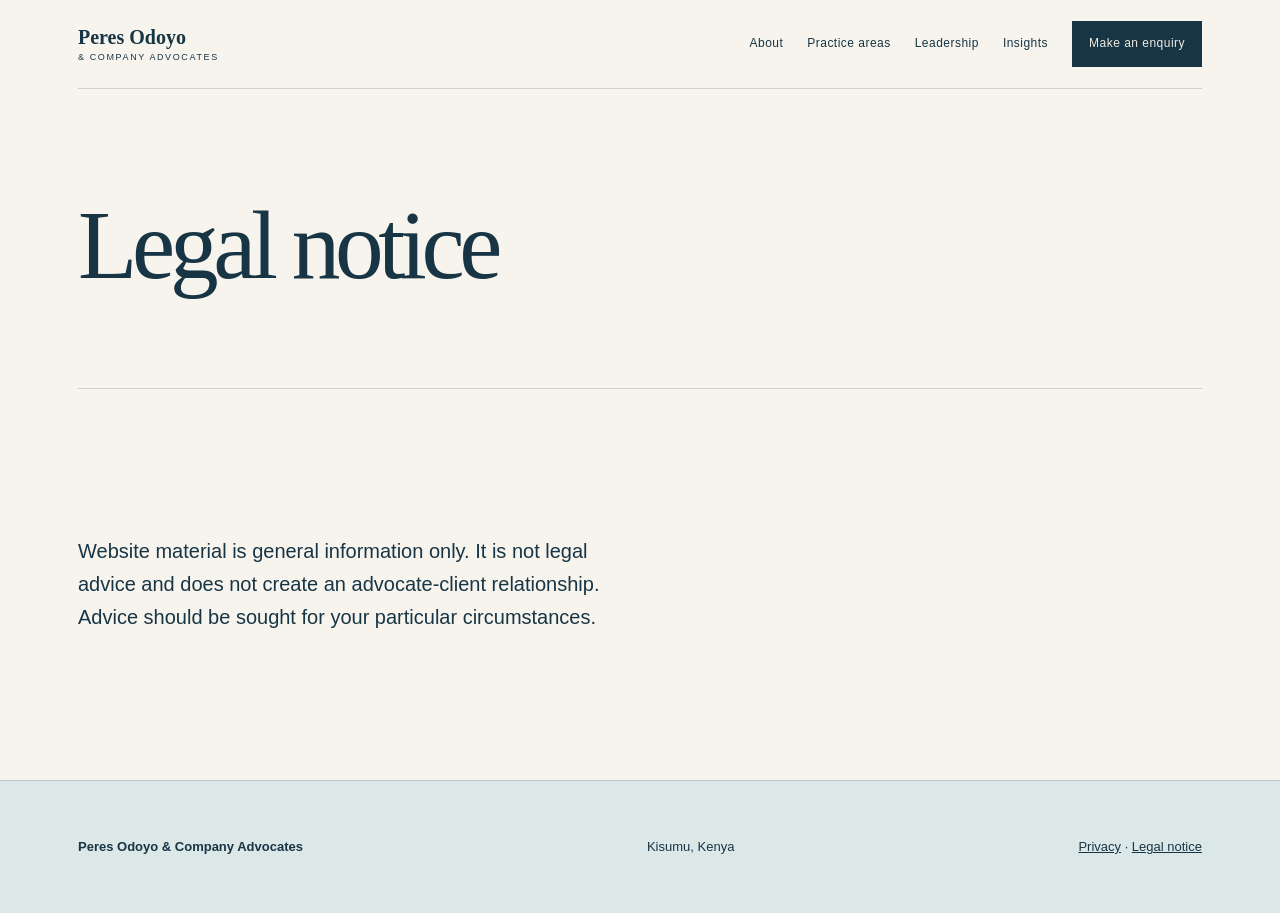
<file: terms.html>
<!doctype html><html lang="en"><head><meta charset="utf-8"><meta name="viewport" content="width=device-width,initial-scale=1"><title>Legal Notice | Peres Odoyo & Company Advocates</title><meta name="description" content="terms information for Peres Odoyo & Company Advocates."><link rel="canonical" href="https://peres-odoyo-advocates.vercel.app/legal-notice.html"><meta property="og:title" content="Legal Notice | Peres Odoyo & Company Advocates"><meta property="og:description" content="terms information for Peres Odoyo & Company Advocates."><meta property="og:image" content="https://peres-odoyo-advocates.vercel.app/assets/hero.jpg"><meta name="twitter:card" content="summary_large_image"><link rel="manifest" href="/manifest.webmanifest"><link rel="preload" as="image" href="/assets/hero.jpg"><style>:root{--ink:#173545;--paper:#f0ebe1;--accent:#b47d4b;--line:color-mix(in srgb,var(--ink) 18%,transparent)}*{box-sizing:border-box}html{scroll-behavior:smooth}body{margin:0;background:var(--paper);color:var(--ink);font:16px/1.65 Arial,sans-serif}a{color:inherit}header,main,footer{max-width:1220px;margin:auto;padding-inline:clamp(20px,4vw,48px)}header{height:88px;display:flex;align-items:center;justify-content:space-between;border-bottom:1px solid var(--line)}.logo{text-decoration:none;font:600 20px/1 Georgia,serif}.logo small{display:block;font:9px Arial;letter-spacing:.18em;margin-top:5px}nav{display:flex;align-items:center;gap:24px;font-size:12px;letter-spacing:.04em}nav a{text-decoration:none}.navcta,.button{background:var(--ink);color:var(--paper);padding:13px 17px}.menu{display:none}section{padding:clamp(68px,10vw,126px) 0;border-top:1px solid var(--line)}.hero{border:0;padding-top:50px;display:grid;grid-template-columns:1.05fr .95fr;gap:clamp(32px,7vw,90px);align-items:end;min-height:640px}.kicker{font-size:11px;font-weight:700;letter-spacing:.18em;text-transform:uppercase;color:#8c6545}h1,h2,h3{font-family:Georgia,serif;font-weight:500;line-height:.96;margin:0 0 24px}h1{font-size:clamp(54px,7.6vw,106px);letter-spacing:-.055em}h2{font-size:clamp(38px,5vw,66px);letter-spacing:-.04em}.hero p,.intro{font-size:20px;max-width:570px}.heroimg{width:100%;height:510px;object-fit:cover;display:block;filter:saturate(.8) contrast(1.03)}.button{display:inline-block;text-decoration:none;font-size:11px;letter-spacing:.12em;text-transform:uppercase;font-weight:bold}.twocol{display:grid;grid-template-columns:1fr 1fr;gap:clamp(35px,8vw,110px)}.cards{display:grid;grid-template-columns:repeat(3,1fr);border:1px solid var(--line)}.card{padding:28px;border-right:1px solid var(--line);min-height:250px}.card:last-child{border:0}.card h3{font-size:27px}.wideimage{width:100%;height:390px;object-fit:cover}.band{background:var(--ink);color:var(--paper);padding:clamp(36px,6vw,70px)}.band h2{max-width:700px}.details{font-size:19px}.legal{font-size:14px;max-width:760px;color:color-mix(in srgb,var(--ink) 74%,transparent)}footer{padding-block:55px;font-size:13px;border-top:1px solid var(--line)}footer div{display:flex;justify-content:space-between;gap:20px;flex-wrap:wrap}.pagehero{padding:110px 0 72px}.list{padding:0;margin:35px 0;list-style:none;border-top:1px solid var(--line)}.list li{padding:25px 0;border-bottom:1px solid var(--line);display:grid;grid-template-columns:1fr 2fr;gap:30px}.list b{font:500 30px Georgia,serif}@media(max-width:760px){header{height:76px}nav{display:none}.menu{display:block;border:0;background:none;color:var(--ink);font:12px Arial;letter-spacing:.1em;text-transform:uppercase}.hero,.twocol{grid-template-columns:1fr}.hero{min-height:auto;padding-top:60px}.heroimg{height:350px}.cards{grid-template-columns:1fr}.card{border-right:0;border-bottom:1px solid var(--line);min-height:0}.card:last-child{border-bottom:0}.list li{grid-template-columns:1fr;gap:9px}section{padding:70px 0}}@media(prefers-reduced-motion:reduce){html{scroll-behavior:auto}}</style><link rel="stylesheet" href="/assets/brand.css"><script type="application/ld+json">{"@context":"https://schema.org","@type":"LegalService","name":"Peres Odoyo & Company Advocates","address":{"@type":"PostalAddress","addressLocality":"Kisumu","addressCountry":"KE"}}</script></head><body><header><a class="logo" href="/">Peres Odoyo<small>& COMPANY ADVOCATES</small></a><button class="menu" aria-label="Open navigation">Menu</button><nav><a href="/about.html">About</a><a href="/practice-areas.html">Practice areas</a><a href="/about.html#leadership">Leadership</a><a href="/insights.html">Insights</a><a href="/contact.html" class="navcta">Make an enquiry</a></nav></header><main><section class="pagehero"><h1>Legal notice</h1></section><section><p class="intro">Website material is general information only. It is not legal advice and does not create an advocate-client relationship. Advice should be sought for your particular circumstances.</p></section></main><footer><div><strong>Peres Odoyo & Company Advocates</strong><span>Kisumu, Kenya</span><span><a href="/privacy.html">Privacy</a> · <a href="/terms.html">Legal notice</a></span></div></footer><script src="/assets/site.js"></script></body></html>
</file>
<file: assets/brand.css>
/* Peres Odoyo — airy lake-blue magazine */
:root{--accent:#a26d55}body{background:#f7f4ed}header{border:0}.logo{color:#173545}.hero{grid-template-columns:.82fr 1.18fr;min-height:720px;padding-top:35px;align-items:center}.hero>div{background:#dce7e8;padding:68px 55px;margin-right:-110px;z-index:2}.heroimg{height:610px}.hero h1{font-size:clamp(50px,6.3vw,88px)}.hero .button{background:#a26d55}.hero+section{padding-top:145px}.hero+section>div:first-child{padding-left:8vw}.cards{border:0;gap:30px}.card{border:0;background:#fff;box-shadow:0 18px 45px #17354512;min-height:300px;padding:36px}.card:nth-child(2){transform:translateY(34px)}.twocol:has(.wideimage){grid-template-columns:1.2fr .8fr;align-items:center}.wideimage{height:570px;border-radius:160px 0 0 0}.band{margin:100px 0;background:#173545}.band h2{font-style:italic}footer{background:#dce7e8;max-width:none;padding-inline:max(24px,calc((100vw - 1124px)/2))}@media(max-width:760px){.hero{grid-template-columns:1fr}.hero>div{margin:0;padding:45px 28px}.heroimg{height:390px}.hero+section{padding-top:75px}.hero+section>div:first-child{padding-left:0}.card:nth-child(2){transform:none}.twocol:has(.wideimage){grid-template-columns:1fr}.wideimage{height:360px}.band{margin:55px 0}}
@media(max-width:760px){header nav.open{display:flex;position:absolute;z-index:20;top:76px;left:0;right:0;padding:28px;background:#f7f4ed;flex-direction:column;align-items:flex-start}.menu{z-index:21}}
</file>
